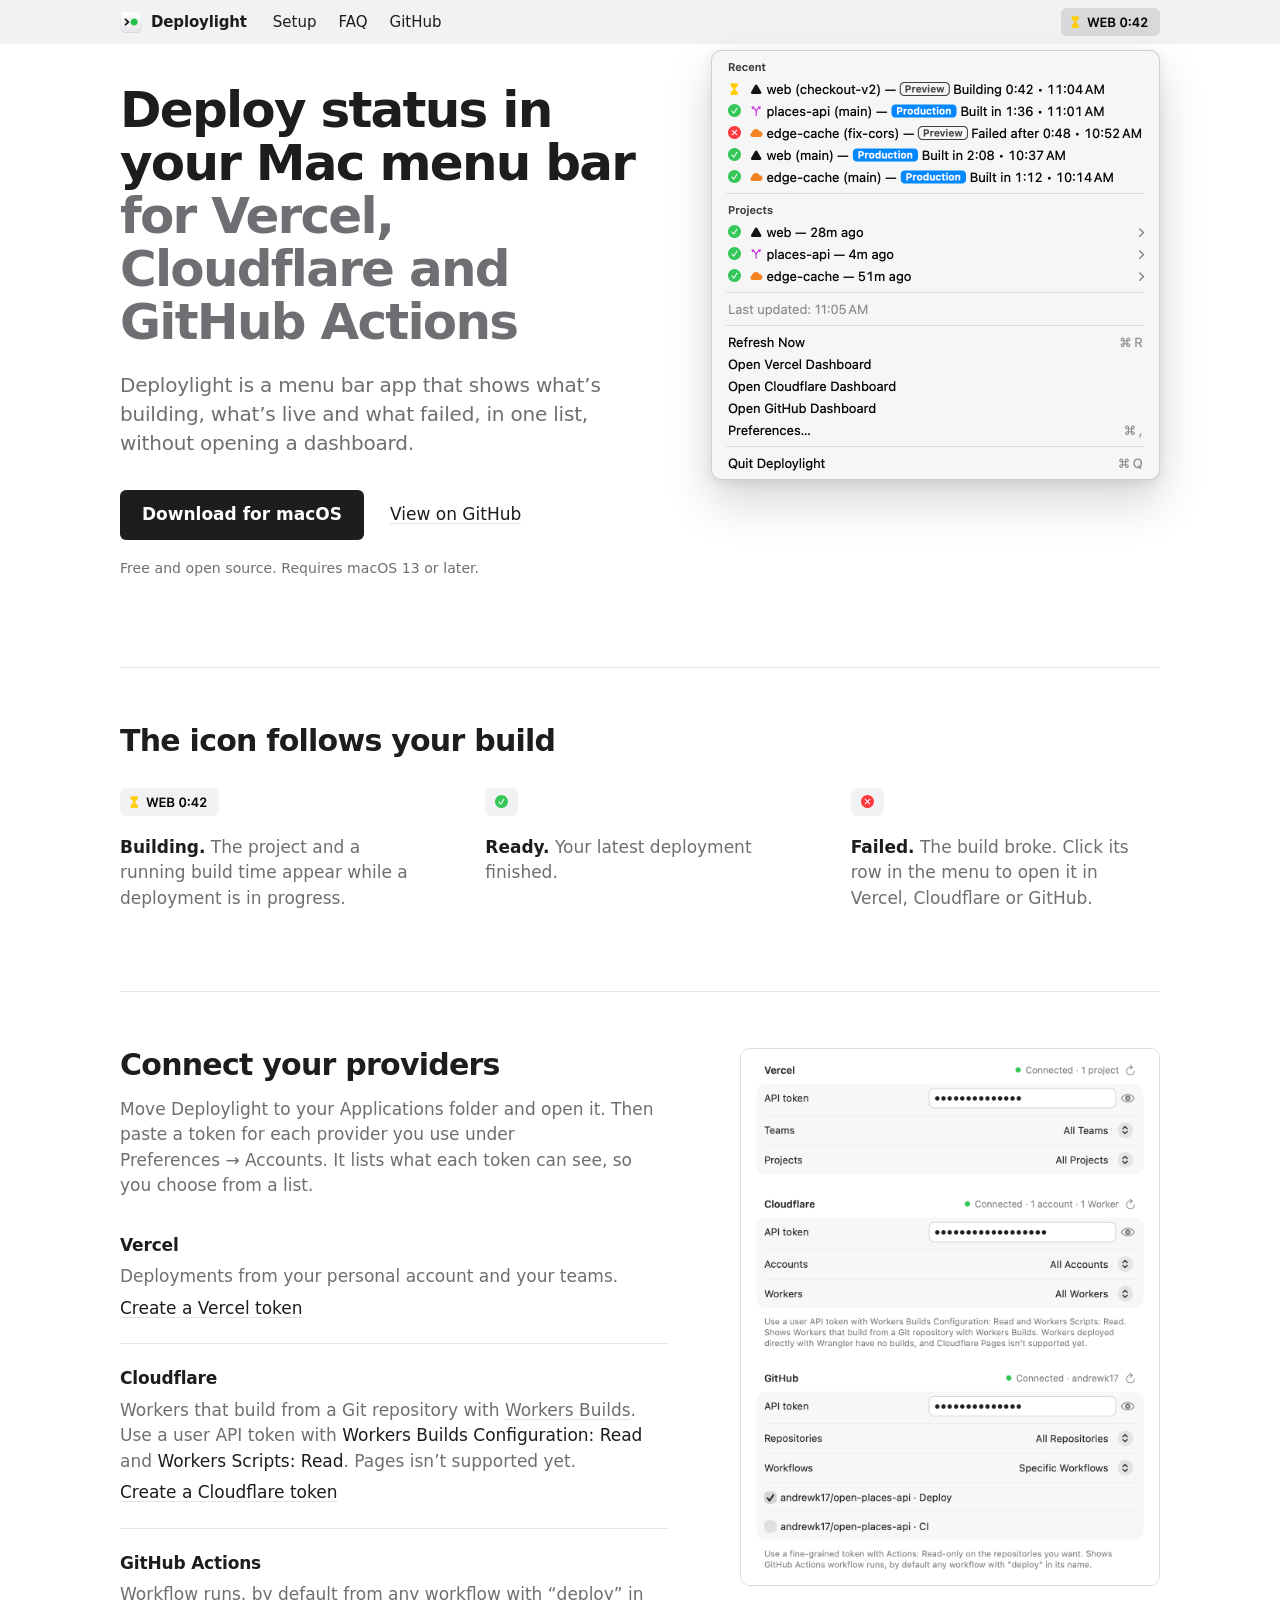
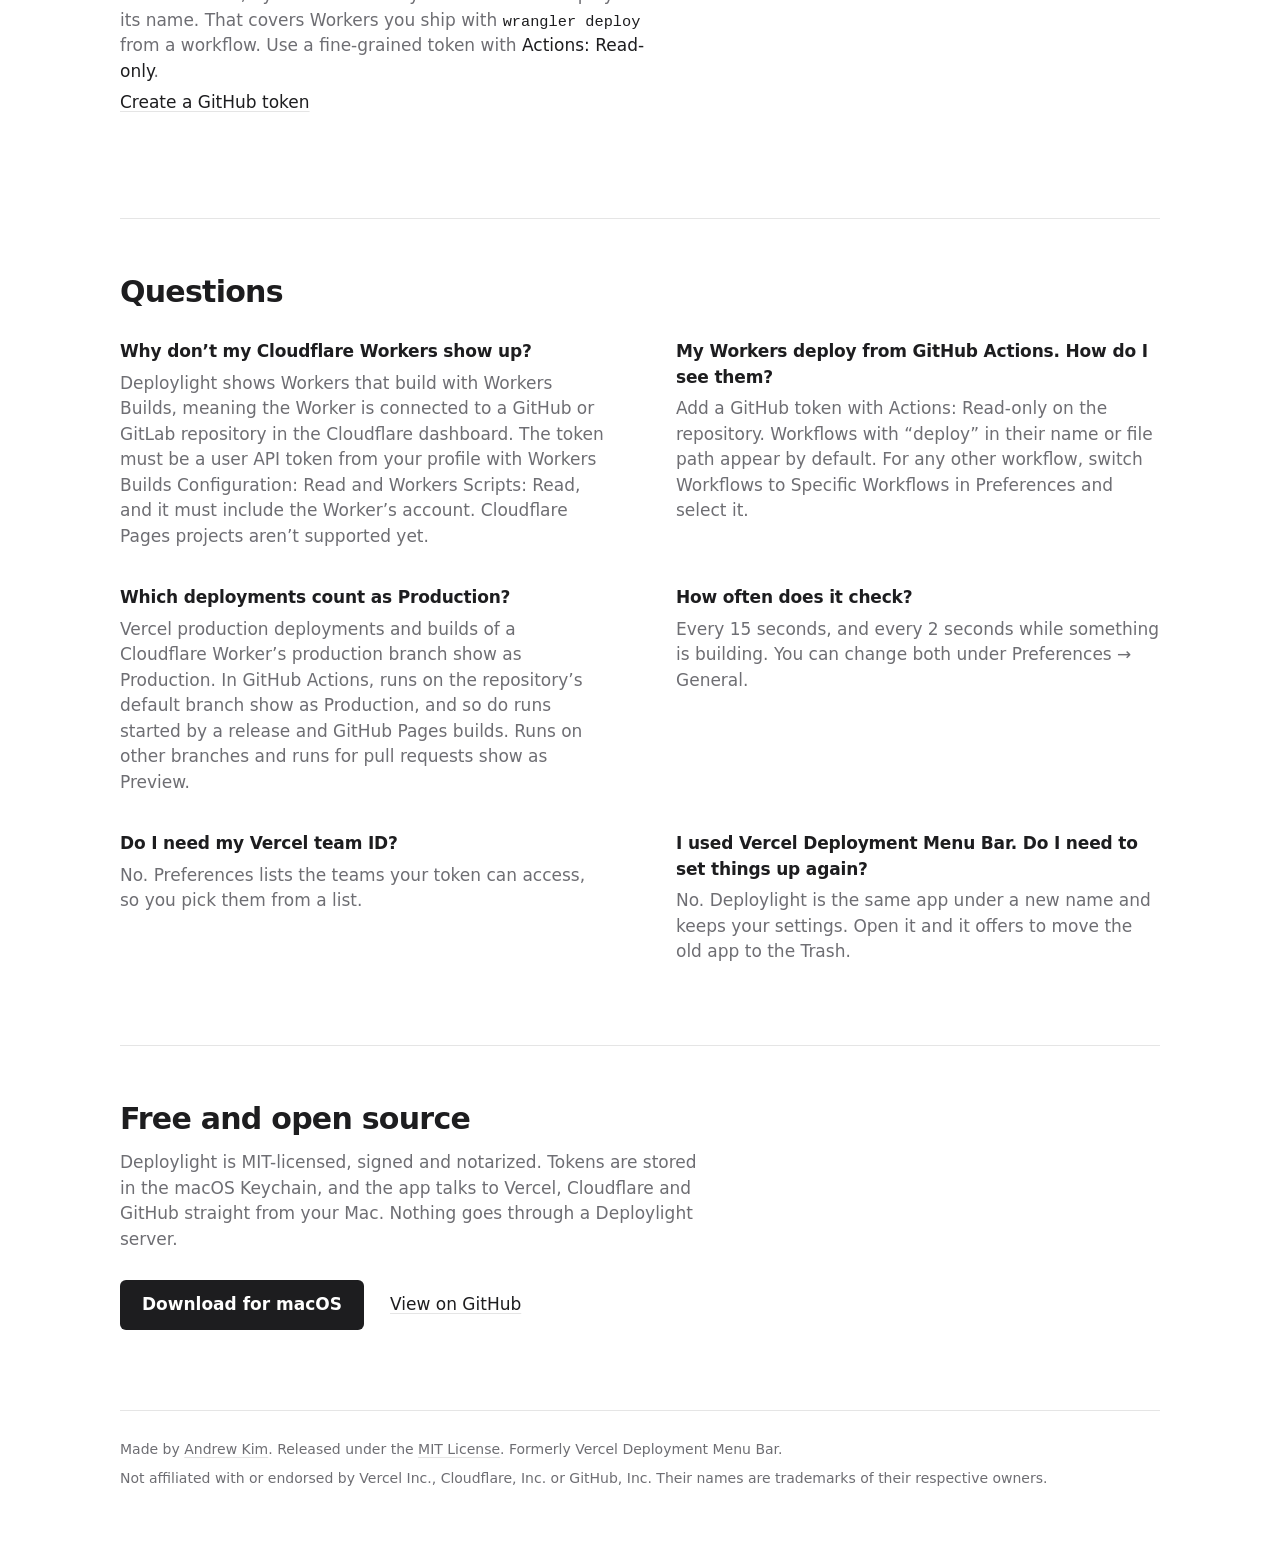
<file: docs/index.html>
<!DOCTYPE html>
<html lang="en">
<head>
    <meta charset="UTF-8">
    <meta name="viewport" content="width=device-width, initial-scale=1.0">
    <meta name="color-scheme" content="light dark">
    <meta name="description" content="Deploylight is a free, open-source macOS menu bar app that shows Vercel deployments, Cloudflare Workers Builds and GitHub Actions runs as they build, succeed or fail.">
    <title>Vercel, Cloudflare &amp; GitHub Deploy Status in Your Mac Menu Bar | Deploylight</title>
    <link rel="canonical" href="https://deploylight.andrewkim.me/">
    <meta property="og:type" content="website">
    <meta property="og:site_name" content="Deploylight">
    <meta property="og:url" content="https://deploylight.andrewkim.me/">
    <meta property="og:title" content="Deploylight: deploy status in your Mac menu bar">
    <meta property="og:description" content="Vercel deployments, Cloudflare Workers Builds and GitHub Actions runs in one list. Free and open source.">
    <meta property="og:image" content="https://deploylight.andrewkim.me/img/deploylight-share.png">
    <meta property="og:image:width" content="1200">
    <meta property="og:image:height" content="630">
    <meta property="og:image:alt" content="The Deploylight menu open under its menu bar icon, listing recent deployments from Vercel, GitHub Actions and Cloudflare.">
    <meta name="twitter:card" content="summary_large_image">
    <link rel="icon" type="image/png" href="img/deploylight-icon.png">
    <link rel="stylesheet" href="style.css">

    <script type="application/ld+json">
    {
      "@context": "https://schema.org",
      "@graph": [
        {
          "@type": "WebSite",
          "name": "Deploylight",
          "url": "https://deploylight.andrewkim.me/"
        },
        {
          "@type": "SoftwareApplication",
          "name": "Deploylight",
          "alternateName": "Vercel Deployment Menu Bar",
          "description": "Deploylight is a free, open-source macOS menu bar app that shows Vercel deployments, Cloudflare Workers Builds and GitHub Actions runs as they build, succeed or fail.",
          "operatingSystem": "macOS 13 or later",
          "applicationCategory": "DeveloperApplication",
          "url": "https://deploylight.andrewkim.me/",
          "downloadUrl": "https://github.com/andrewk17/deploylight/releases/latest",
          "image": "https://deploylight.andrewkim.me/img/deploylight-icon.png",
          "screenshot": "https://deploylight.andrewkim.me/img/deploylight-menu-bar-light.png",
          "isAccessibleForFree": true,
          "license": "https://opensource.org/licenses/MIT",
          "offers": {
            "@type": "Offer",
            "price": "0",
            "priceCurrency": "USD"
          },
          "author": {
            "@type": "Person",
            "name": "Andrew Kim",
            "url": "https://andrewkim.me"
          },
          "sameAs": [
            "https://github.com/andrewk17/deploylight"
          ]
        },
        {
          "@type": "FAQPage",
          "mainEntity": [
            {
              "@type": "Question",
              "name": "Why don’t my Cloudflare Workers show up?",
              "acceptedAnswer": {
                "@type": "Answer",
                "text": "Deploylight shows Workers that build with Workers Builds, meaning the Worker is connected to a GitHub or GitLab repository in the Cloudflare dashboard. The token must be a user API token from your profile with Workers Builds Configuration: Read and Workers Scripts: Read, and it must include the Worker’s account. Cloudflare Pages projects aren’t supported yet."
              }
            },
            {
              "@type": "Question",
              "name": "My Workers deploy from GitHub Actions. How do I see them?",
              "acceptedAnswer": {
                "@type": "Answer",
                "text": "Add a GitHub token with Actions: Read-only on the repository. Workflows with “deploy” in their name or file path appear by default. For any other workflow, switch Workflows to Specific Workflows in Preferences and select it."
              }
            },
            {
              "@type": "Question",
              "name": "Which deployments count as Production?",
              "acceptedAnswer": {
                "@type": "Answer",
                "text": "Vercel production deployments and builds of a Cloudflare Worker’s production branch show as Production. In GitHub Actions, runs on the repository’s default branch show as Production, and so do runs started by a release and GitHub Pages builds. Runs on other branches and runs for pull requests show as Preview."
              }
            },
            {
              "@type": "Question",
              "name": "How often does it check?",
              "acceptedAnswer": {
                "@type": "Answer",
                "text": "Every 15 seconds, and every 2 seconds while something is building. You can change both under Preferences → General."
              }
            },
            {
              "@type": "Question",
              "name": "Do I need my Vercel team ID?",
              "acceptedAnswer": {
                "@type": "Answer",
                "text": "No. Preferences lists the teams your token can access, so you pick them from a list."
              }
            },
            {
              "@type": "Question",
              "name": "I used Vercel Deployment Menu Bar. Do I need to set things up again?",
              "acceptedAnswer": {
                "@type": "Answer",
                "text": "No. Deploylight is the same app under a new name and keeps your settings. Open it and it offers to move the old app to the Trash."
              }
            }
          ]
        }
      ]
    }
    </script>
</head>
<body>
    <header class="bar">
        <div class="wrap bar-row">
            <a class="brand" href="/">
                <img src="img/deploylight-icon.png" alt="" width="22" height="22">
                Deploylight
            </a>
            <nav class="bar-nav">
                <a href="#setup">Setup</a>
                <a href="#faq">FAQ</a>
                <a href="https://github.com/andrewk17/deploylight">GitHub</a>
            </nav>
            <span class="status-item bar-status" aria-hidden="true">
                <picture>
                    <source srcset="img/status-building-dark.png" media="(prefers-color-scheme: dark)">
                    <img src="img/status-building-light.png" alt="" width="81" height="22">
                </picture>
            </span>
        </div>
    </header>

    <main>
        <section class="hero">
            <div class="wrap hero-grid">
                <div class="hero-copy">
                    <h1>Deploy status in your Mac menu bar <span>for Vercel, Cloudflare and GitHub Actions</span></h1>
                    <p class="lede">Deploylight is a menu bar app that shows what&rsquo;s building, what&rsquo;s live and what failed, in one list, without opening a dashboard.</p>
                    <p class="actions">
                        <a class="button" href="https://github.com/andrewk17/deploylight/releases/latest">Download for macOS</a>
                        <a href="https://github.com/andrewk17/deploylight">View on GitHub</a>
                    </p>
                    <p class="note">Free and open source. Requires macOS 13 or later.</p>
                </div>

                <figure class="menu-figure">
                    <span class="status-item figure-status" aria-hidden="true">
                        <picture>
                            <source srcset="img/status-building-dark.png" media="(prefers-color-scheme: dark)">
                            <img src="img/status-building-light.png" alt="" width="81" height="22">
                        </picture>
                    </span>
                    <div class="menu">
                        <picture>
                            <source srcset="img/deploylight-menu-dark.png" media="(prefers-color-scheme: dark)">
                            <img src="img/deploylight-menu-light.png" width="447" height="428"
                                 alt="The Deploylight menu. Recent deployments from Vercel, GitHub Actions and Cloudflare, each with its branch, a Production or Preview badge, build time and start time: one building, one failed, three ready. Below, a Projects list with each project's latest production deployment.">
                        </picture>
                    </div>
                </figure>
            </div>
        </section>

        <section class="section">
            <div class="wrap">
                <h2>The icon follows your build</h2>
                <dl class="states">
                    <div>
                        <dt>
                            <span class="status-item">
                                <picture>
                                    <source srcset="img/status-building-dark.png" media="(prefers-color-scheme: dark)">
                                    <img src="img/status-building-light.png" alt="Hourglass, WEB 0:42" width="81" height="22">
                                </picture>
                            </span>
                        </dt>
                        <dd><strong>Building.</strong> The project and a running build time appear while a deployment is in progress.</dd>
                    </div>
                    <div>
                        <dt>
                            <span class="status-item">
                                <picture>
                                    <source srcset="img/status-ready-dark.png" media="(prefers-color-scheme: dark)">
                                    <img src="img/status-ready-light.png" alt="Green check" width="15" height="22">
                                </picture>
                            </span>
                        </dt>
                        <dd><strong>Ready.</strong> Your latest deployment finished.</dd>
                    </div>
                    <div>
                        <dt>
                            <span class="status-item">
                                <picture>
                                    <source srcset="img/status-failed-dark.png" media="(prefers-color-scheme: dark)">
                                    <img src="img/status-failed-light.png" alt="Red cross" width="15" height="22">
                                </picture>
                            </span>
                        </dt>
                        <dd><strong>Failed.</strong> The build broke. Click its row in the menu to open it in Vercel, Cloudflare or GitHub.</dd>
                    </div>
                </dl>
            </div>
        </section>

        <section class="section" id="setup">
            <div class="wrap setup-grid">
                <div>
                    <h2>Connect your providers</h2>
                    <p class="intro">Move Deploylight to your Applications folder and open it. Then paste a token for each provider you use under Preferences&nbsp;&rarr;&nbsp;Accounts. It lists what each token can see, so you choose from a list.</p>

                    <div class="providers">
                        <article>
                            <h3>Vercel</h3>
                            <p>Deployments from your personal account and your teams.</p>
                            <p><a href="https://vercel.com/account/tokens" target="_blank" rel="noopener">Create a Vercel token</a></p>
                        </article>
                        <article>
                            <h3>Cloudflare</h3>
                            <p>Workers that build from a Git repository with <a href="https://developers.cloudflare.com/workers/ci-cd/builds/" target="_blank" rel="noopener">Workers Builds</a>. Use a user API token with <em>Workers Builds Configuration: Read</em> and <em>Workers Scripts: Read</em>. Pages isn&rsquo;t supported yet.</p>
                            <p><a href="https://dash.cloudflare.com/profile/api-tokens" target="_blank" rel="noopener">Create a Cloudflare token</a></p>
                        </article>
                        <article>
                            <h3>GitHub Actions</h3>
                            <p>Workflow runs, by default from any workflow with &ldquo;deploy&rdquo; in its name. That covers Workers you ship with <code>wrangler deploy</code> from a workflow. Use a fine-grained token with <em>Actions: Read-only</em>.</p>
                            <p><a href="https://github.com/settings/personal-access-tokens/new" target="_blank" rel="noopener">Create a GitHub token</a></p>
                        </article>
                    </div>
                </div>

                <figure class="accounts">
                    <picture>
                        <source srcset="img/deploylight-accounts-dark.png" media="(prefers-color-scheme: dark)">
                        <img src="img/deploylight-accounts-light.png" width="540" height="700" loading="lazy"
                             alt="Deploylight Preferences, Accounts tab: Vercel, Cloudflare and GitHub each show Connected, with pickers for teams, projects, accounts, Workers, repositories and workflows.">
                    </picture>
                </figure>
            </div>
        </section>

        <section class="section" id="faq">
            <div class="wrap">
                <h2>Questions</h2>
                <div class="faq">
                    <article>
                        <h3>Why don’t my Cloudflare Workers show up?</h3>
                        <p>Deploylight shows Workers that build with Workers Builds, meaning the Worker is connected to a GitHub or GitLab repository in the Cloudflare dashboard. The token must be a user API token from your profile with Workers Builds Configuration: Read and Workers Scripts: Read, and it must include the Worker’s account. Cloudflare Pages projects aren’t supported yet.</p>
                    </article>
                    <article>
                        <h3>My Workers deploy from GitHub Actions. How do I see them?</h3>
                        <p>Add a GitHub token with Actions: Read-only on the repository. Workflows with “deploy” in their name or file path appear by default. For any other workflow, switch Workflows to Specific Workflows in Preferences and select it.</p>
                    </article>
                    <article>
                        <h3>Which deployments count as Production?</h3>
                        <p>Vercel production deployments and builds of a Cloudflare Worker’s production branch show as Production. In GitHub Actions, runs on the repository’s default branch show as Production, and so do runs started by a release and GitHub Pages builds. Runs on other branches and runs for pull requests show as Preview.</p>
                    </article>
                    <article>
                        <h3>How often does it check?</h3>
                        <p>Every 15 seconds, and every 2 seconds while something is building. You can change both under Preferences → General.</p>
                    </article>
                    <article>
                        <h3>Do I need my Vercel team ID?</h3>
                        <p>No. Preferences lists the teams your token can access, so you pick them from a list.</p>
                    </article>
                    <article>
                        <h3>I used Vercel Deployment Menu Bar. Do I need to set things up again?</h3>
                        <p>No. Deploylight is the same app under a new name and keeps your settings. Open it and it offers to move the old app to the Trash.</p>
                    </article>
                </div>
            </div>
        </section>

        <section class="section">
            <div class="wrap closing">
                <h2>Free and open source</h2>
                <p class="intro">Deploylight is MIT-licensed, signed and notarized. Tokens are stored in the macOS Keychain, and the app talks to Vercel, Cloudflare and GitHub straight from your Mac. Nothing goes through a Deploylight server.</p>
                <p class="actions">
                    <a class="button" href="https://github.com/andrewk17/deploylight/releases/latest">Download for macOS</a>
                    <a href="https://github.com/andrewk17/deploylight">View on GitHub</a>
                </p>
            </div>
        </section>
    </main>

    <footer>
        <div class="wrap">
            <p>Made by <a href="https://andrewkim.me" rel="author">Andrew Kim</a>. Released under the <a href="https://opensource.org/licenses/MIT">MIT License</a>. Formerly Vercel Deployment Menu Bar.</p>
            <p>Not affiliated with or endorsed by Vercel Inc., Cloudflare, Inc. or GitHub, Inc. Their names are trademarks of their respective owners.</p>
        </div>
    </footer>
</body>
</html>
</file>
<file: docs/style.css>
/* Deploylight site. The page is laid out like a Mac desktop: the header is the menu
   bar and the menu hangs from the status item. Color comes only from the status icons. */

:root {
    color-scheme: light dark;
    --page: #ffffff;
    --ink: #1d1d1f;
    --ink-soft: #6e6e73;
    --rule: rgba(0, 0, 0, 0.1);
    --bar: #f2f2f4;
    --highlight: rgba(0, 0, 0, 0.1);
    --menu: #f6f6f6;
    --menu-edge: rgba(0, 0, 0, 0.16);
    --menu-shadow: 0 22px 48px rgba(0, 0, 0, 0.16), 0 4px 12px rgba(0, 0, 0, 0.08);
    --button: #1d1d1f;
    --button-ink: #ffffff;
    --frame: rgba(0, 0, 0, 0.14);
}

@media (prefers-color-scheme: dark) {
    :root {
        --page: #151516;
        --ink: #f5f5f7;
        --ink-soft: #a1a1a6;
        --rule: rgba(255, 255, 255, 0.13);
        --bar: #212123;
        --highlight: rgba(255, 255, 255, 0.16);
        --menu: #2a2a2c;
        --menu-edge: rgba(255, 255, 255, 0.18);
        --menu-shadow: 0 22px 48px rgba(0, 0, 0, 0.55), 0 0 0 0.5px rgba(0, 0, 0, 0.8);
        --button: #f5f5f7;
        --button-ink: #1d1d1f;
        --frame: rgba(255, 255, 255, 0.16);
    }
}

* {
    margin: 0;
    padding: 0;
    box-sizing: border-box;
}

body {
    font-family: -apple-system, BlinkMacSystemFont, "SF Pro Text", system-ui, "Segoe UI", Roboto, Helvetica, Arial, sans-serif;
    font-size: 17px;
    line-height: 1.5;
    color: var(--ink);
    background: var(--page);
    -webkit-font-smoothing: antialiased;
    text-rendering: optimizeLegibility;
}

img {
    display: block;
    max-width: 100%;
    height: auto;
}

a {
    color: inherit;
    text-decoration: underline;
    text-decoration-color: var(--rule);
    text-decoration-thickness: 1px;
    text-underline-offset: 0.2em;
}

a:hover {
    text-decoration-color: currentColor;
}

.wrap {
    max-width: 1096px;
    margin: 0 auto;
    padding: 0 28px;
}

/* Menu bar */
.bar {
    background: var(--bar);
}

.bar-row {
    display: flex;
    align-items: center;
    gap: 26px;
    height: 44px;
    font-size: 15px;
}

.bar a {
    text-decoration: none;
}

.brand {
    display: flex;
    align-items: center;
    gap: 9px;
    font-weight: 700;
    letter-spacing: -0.01em;
}

.bar-nav {
    display: flex;
    gap: 22px;
    font-weight: 500;
}

.bar-nav a:hover {
    text-decoration: underline;
    text-decoration-thickness: 1px;
    text-underline-offset: 0.25em;
}

.status-item {
    display: inline-flex;
    align-items: center;
    height: 28px;
    padding: 0 9px;
    border-radius: 6px;
    background: var(--highlight);
}

.bar-status {
    margin-left: auto;
}

/* Hero */
.hero-grid {
    display: grid;
    grid-template-columns: minmax(0, 1fr) 449px;
    column-gap: 72px;
    padding-bottom: 88px;
}

.hero-copy {
    align-self: center;
    padding-top: 40px;
}

h1 {
    font-size: 50px;
    font-weight: 700;
    line-height: 1.06;
    letter-spacing: -0.035em;
    text-wrap: balance;
}

h1 span {
    display: block;
    color: var(--ink-soft);
}

.lede {
    max-width: 30em;
    margin-top: 22px;
    font-size: 20px;
    line-height: 1.45;
    letter-spacing: -0.01em;
    color: var(--ink-soft);
}

.actions {
    display: flex;
    flex-wrap: wrap;
    align-items: center;
    gap: 14px 26px;
    margin-top: 32px;
    font-weight: 500;
}

.button {
    display: inline-block;
    padding: 12px 22px;
    border-radius: 6px;
    background: var(--button);
    color: var(--button-ink);
    font-weight: 600;
    text-decoration: none;
}

.button:hover {
    opacity: 0.86;
}

.note {
    margin-top: 18px;
    font-size: 14px;
    letter-spacing: 0.005em;
    color: var(--ink-soft);
}

/* The menu hangs just under the bar, at the size it has on a Mac. */
.menu-figure {
    margin-top: 6px;
}

.figure-status {
    display: none;
}

.menu {
    border: 1px solid var(--menu-edge);
    border-radius: 10px;
    background: var(--menu);
    box-shadow: var(--menu-shadow);
    overflow: hidden;
}

/* Sections */
.section {
    padding-bottom: 80px;
}

/* One rule above each section, as wide as the text. */
.section > .wrap::before {
    content: "";
    display: block;
    grid-column: 1 / -1;
    margin-bottom: 56px;
    border-top: 1px solid var(--rule);
}

h2 {
    font-size: 30px;
    font-weight: 700;
    line-height: 1.15;
    letter-spacing: -0.025em;
}

.intro {
    max-width: 34em;
    margin-top: 14px;
    color: var(--ink-soft);
}

/* Status icon states */
.states {
    display: grid;
    grid-template-columns: repeat(3, minmax(0, 1fr));
    gap: 28px 56px;
    margin-top: 30px;
}

.states .status-item {
    background: var(--bar);
}

.states dd {
    margin-top: 14px;
    color: var(--ink-soft);
}

.states strong {
    font-weight: 600;
    color: var(--ink);
}

/* Setup */
.setup-grid {
    display: grid;
    grid-template-columns: minmax(0, 1fr) 420px;
    column-gap: 72px;
    align-items: start;
}

.providers {
    margin-top: 12px;
}

.providers article {
    padding: 22px 0;
}

.providers article + article {
    border-top: 1px solid var(--rule);
}

h3 {
    font-size: 17px;
    font-weight: 600;
    letter-spacing: -0.01em;
}

.providers p {
    max-width: 34em;
    margin-top: 6px;
    color: var(--ink-soft);
}

.providers p:last-child {
    color: var(--ink);
    font-weight: 500;
}

.providers em {
    font-style: normal;
    color: var(--ink);
}

code {
    font-family: ui-monospace, "SF Mono", Menlo, Consolas, monospace;
    font-size: 0.9em;
    color: var(--ink);
}

.accounts img {
    border: 1px solid var(--frame);
    border-radius: 10px;
}

/* Questions */
.faq {
    display: grid;
    grid-template-columns: repeat(2, minmax(0, 1fr));
    gap: 36px 72px;
    margin-top: 30px;
}

.faq p {
    margin-top: 6px;
    color: var(--ink-soft);
}

.closing .actions {
    margin-top: 28px;
}

/* Footer */
footer {
    padding: 0 0 56px;
    font-size: 14px;
    color: var(--ink-soft);
}

footer .wrap > p:first-child {
    border-top: 1px solid var(--rule);
    padding-top: 28px;
}

footer p + p {
    margin-top: 8px;
}

/* Narrow screens: one column, and the status item moves down to sit on its menu. */
@media (max-width: 960px) {
    .wrap {
        padding: 0 20px;
    }

    .bar-row {
        gap: 20px;
    }

    .bar-status {
        display: none;
    }

    .bar-nav {
        margin-left: auto;
    }

    .hero-grid {
        grid-template-columns: minmax(0, 1fr);
        padding-bottom: 56px;
    }

    .hero-copy {
        padding-top: 48px;
    }

    h1 {
        font-size: 40px;
    }

    .lede {
        font-size: 18px;
    }

    .menu-figure {
        display: flex;
        flex-direction: column;
        align-items: flex-end;
        gap: 6px;
        max-width: 449px;
        margin-top: 44px;
    }

    .figure-status {
        display: inline-flex;
    }

    .section {
        padding-bottom: 56px;
    }

    .section > .wrap::before {
        margin-bottom: 40px;
    }

    h2 {
        font-size: 26px;
    }

    .states {
        grid-template-columns: minmax(0, 1fr);
    }

    .faq {
        grid-template-columns: minmax(0, 1fr);
        row-gap: 28px;
    }

    .setup-grid {
        grid-template-columns: minmax(0, 1fr);
        row-gap: 32px;
    }

    .accounts {
        max-width: 420px;
    }
}

@media (max-width: 480px) {
    .actions {
        gap: 14px 20px;
    }

    .button {
        padding: 12px 18px;
    }
}

@media (max-width: 370px) {
    /* Too narrow for three links beside the name. GitHub is linked from the hero. */
    .bar-nav a:last-child {
        display: none;
    }
}
</file>
